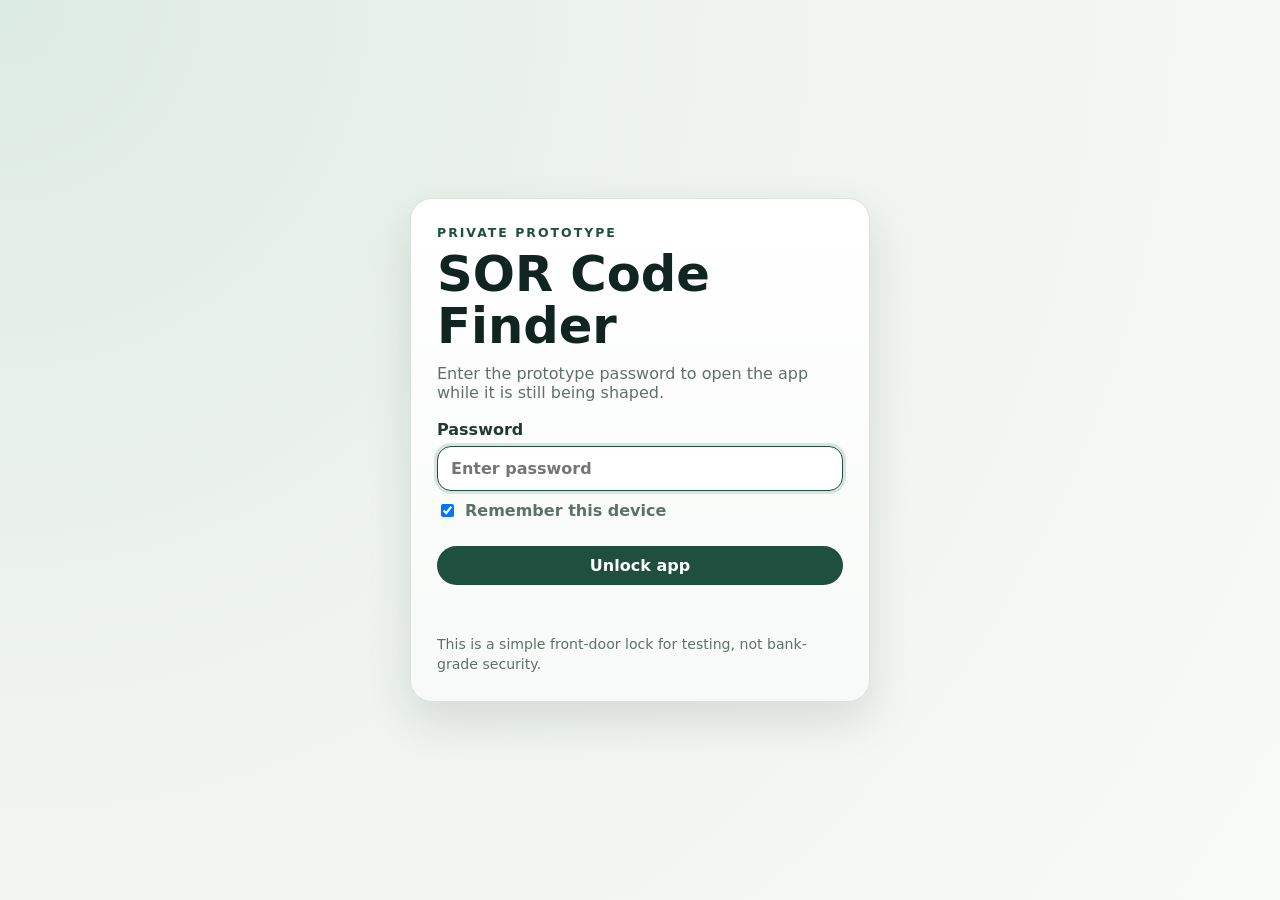
<file: index.html>
<!doctype html>
<html lang="en">
<head>
  <meta charset="utf-8" />
  <meta name="viewport" content="width=device-width, initial-scale=1" />
  <meta name="theme-color" content="#10251f" />
  <title>SOR Code Finder & Tenant Report Builder</title>
  <link rel="stylesheet" href="style.css" />
  <link rel="manifest" href="manifest.webmanifest" />
</head>
<body>
  <section id="authGate" class="auth-gate" aria-label="App access">
    <div class="auth-card">
      <p class="eyebrow">Private prototype</p>
      <h1>SOR Code Finder</h1>
      <p class="subtitle">Enter the prototype password to open the app while it is still being shaped.</p>
      <label class="password-label">Password
        <input id="appPassword" type="password" autocomplete="current-password" placeholder="Enter password" />
      </label>
      <label class="remember-row"><input id="rememberUnlock" type="checkbox" checked /> Remember this device</label>
      <button id="unlockApp" class="btn primary full">Unlock app</button>
      <p id="authMessage" class="auth-message" role="status"></p>
      <p class="auth-note">This is a simple front-door lock for testing, not bank-grade security.</p>
    </div>
  </section>

  <div id="appShell" class="app-shell" hidden>
  <header class="hero">
    <div>
      <p class="eyebrow">Healthy Homes</p>
      <h1>SOR Code Finder & Tenant Report Builder</h1>
      <p class="subtitle">Find codes, click survey findings, and produce a tenant-friendly damp and mould report.</p>
    </div>
    <div class="hero-actions">
      <button id="saveDraft" class="btn secondary">Save draft</button>
      <button id="clearDraft" class="btn ghost">Clear</button>
    </div>
  </header>

  <nav class="tabs" aria-label="App sections">
    <button class="tab active" data-view="visual">Visual Builder</button>
    <button class="tab" data-view="builder">Report Builder</button>
    <button class="tab" data-view="codes">SOR Finder</button>
    <button class="tab" data-view="bank">Wording Bank</button>
  </nav>

  <main>
    <section id="visual" class="view active">
      <div class="grid visual-grid">
        <section class="card visual-control-card">
          <div class="card-head">
            <div>
              <h2>Visual Survey Builder</h2>
              <p class="hint">Choose the damp and mould route, pick a room, then tap what you can see.</p>
            </div>
            <span class="pill">Prototype</span>
          </div>
          <div class="visual-step">
            <h3>1. Choose section</h3>
            <div id="visualCategoryList" class="visual-pick-list"></div>
          </div>
          <div class="visual-step">
            <h3>2. Choose room / area</h3>
            <div id="visualRoomList" class="visual-pick-list"></div>
          </div>
          <div class="visual-step">
            <h3>3. Tap the problem</h3>
            <p class="hint">Tap a mould patch, vent, damp stained wall, window reveal, lower wall or external defect.</p>
          </div>
        </section>
        <section class="card visual-stage-card">
          <div class="card-head">
            <div>
              <h2 id="visualRoomTitle">Room visual</h2>
              <p id="visualRoomHint" class="hint"></p>
            </div>
            <button id="resetVisualSelection" class="btn ghost">Reset visual</button>
          </div>
          <div id="visualDiagram" class="visual-stage"></div>
        </section>
      </div>
      <div class="grid two visual-output-grid">
        <section class="card">
          <div class="card-head"><div><h2>Issue details</h2><p class="hint">Choose the visible symptom.</p></div></div>
          <div id="visualIssuePanel" class="visual-panel empty-panel">Tap a hotspot on the room visual to start.</div>
        </section>
        <section class="card">
          <div class="card-head"><div><h2>Suggested bundle</h2><p class="hint">Add suggested findings to the report.</p></div></div>
          <div id="visualBundlePanel" class="visual-panel empty-panel">No bundle selected yet.</div>
        </section>
      </div>
    </section>

    <section id="builder" class="view">
      <div class="grid two">
        <section class="card">
          <div class="card-head">
            <h2>Survey details</h2>
            <span id="saveStatus" class="pill muted-pill">Not saved</span>
          </div>
          <div class="form-grid">
            <label>Address<input id="propertyAddress" placeholder="e.g. 12 Sample Road, N11" /></label>
            <label>Tenant name<input id="tenantName" placeholder="Optional" /></label>
            <label>Survey date<input id="surveyDate" type="date" /></label>
            <label>Surveyor<input id="surveyor" placeholder="Aaron Gardner" /></label>
            <label>Rooms inspected<input id="roomsInspected" placeholder="Bedroom, bathroom, kitchen..." /></label>
            <label>Urgency<select id="urgency"><option>Routine</option><option>Urgent</option><option>Emergency</option></select></label>
            <label>Awaab / HH category<select id="hhCategory"><option>Not assigned</option><option>HH2 - Urgent</option><option>HH3 - Emergency</option><option>HH4 - Routine</option></select></label>
            <label>Photos taken<select id="photosTaken"><option>Yes</option><option>No</option><option>Partial</option></select></label>
          </div>
          <label>Important notes<textarea id="surveyNotes" rows="4" placeholder="Notes..."></textarea></label>
          <div class="switches">
            <label><input id="includeTenantAdvice" type="checkbox" checked /> Include helpful tenant notes</label>
            <label><input id="includeNextSteps" type="checkbox" checked /> Include next steps</label>
            <label><input id="includeInternalCodes" type="checkbox" checked /> Include SOR codes in action list</label>
          </div>
        </section>
        <section class="card">
          <div class="card-head">
            <div><h2>Click findings and works</h2><p class="hint">Search, filter, then tick what applies.</p></div>
            <span id="selectedCount" class="pill">0 selected</span>
          </div>
          <div class="toolbar">
            <input id="optionSearch" type="search" placeholder="Search thermal, WC, concrete, mould, fan..." />
            <select id="categoryFilter"></select>
          </div>
          <div id="categoryChips" class="chips"></div>
          <div id="optionList" class="option-list"></div>
        </section>
      </div>
      <div class="grid two output-grid">
        <section class="card">
          <div class="card-head">
            <h2>Generated tenant report</h2>
            <div class="actions">
              <button id="copyReport" class="btn primary">Copy</button>
              <button id="downloadReport" class="btn secondary">Download .txt</button>
              <button id="printReport" class="btn secondary">Print / PDF</button>
            </div>
          </div>
          <article id="reportPreview" class="report"></article>
        </section>
        <section class="card">
          <div class="card-head">
            <h2>Internal SOR / action list</h2>
            <div class="actions">
              <button id="copyActions" class="btn secondary">Copy</button>
              <button id="downloadCsv" class="btn secondary">CSV</button>
            </div>
          </div>
          <div class="table-wrap">
            <table id="actionsTable">
              <thead><tr><th>Code</th><th>Description</th><th>UOM</th><th>Rate</th><th>Internal wording</th></tr></thead>
              <tbody></tbody>
            </table>
          </div>
        </section>
      </div>
    </section>

    <section id="codes" class="view">
      <section class="card">
        <div class="card-head">
          <div><h2>SOR Code Finder</h2><p class="hint">Search the full SOR code book.</p></div>
          <span id="codeCount" class="pill"></span>
        </div>
        <div class="toolbar">
          <input id="codeSearch" type="search" placeholder="Try brick seal, door cill, remove WC..." />
          <select id="codeCategoryFilter"></select>
        </div>
        <div id="codeResults" class="code-results"></div>
      </section>
    </section>

    <section id="bank" class="view">
      <div class="grid two">
        <section class="card">
          <div class="card-head">
            <h2>Add custom wording / code</h2>
            <button id="resetCustomBank" class="btn ghost">Reset custom</button>
          </div>
          <div class="form-grid">
            <label>Title<input id="customTitle" placeholder="e.g. Renew bathroom fan" /></label>
            <label>Category<input id="customCategory" placeholder="Recommended works" /></label>
            <label>Code<input id="customCode" placeholder="Optional" /></label>
            <label>UOM<input id="customUom" placeholder="NO, SM, LM..." /></label>
            <label>Rate<input id="customRate" placeholder="Optional" /></label>
            <label>Description<input id="customDescription" placeholder="Internal SOR description" /></label>
          </div>
          <label>Tenant wording<textarea id="customTenant" rows="4"></textarea></label>
          <label>Internal wording<textarea id="customInternal" rows="3"></textarea></label>
          <button id="addCustomItem" class="btn primary full">Add to bank</button>
        </section>
        <section class="card">
          <div class="card-head">
            <h2>Loaded wording bank</h2>
            <span id="bankCount" class="pill"></span>
          </div>
          <div id="bankList" class="bank-list"></div>
        </section>
      </div>
    </section>
  </main>
  </div>

  <!-- scripts: full app -->
  <script src="data.js"></script>
  <script src="app.js"></script>
</body>
</html>
</file>
<file: style.css>
:root {
  --bg: #eef3ef;
  --panel: #ffffff;
  --panel-2: #f7faf8;
  --text: #15251f;
  --muted: #607069;
  --brand: #10251f;
  --brand-2: #1f4f3e;
  --accent: #e0b36a;
  --danger: #9e3b32;
  --border: #d9e2dc;
  --shadow: 0 18px 45px rgba(15, 35, 28, 0.12);
  --radius: 22px;
}

* { box-sizing: border-box; }
body {
  margin: 0;
  font-family: Inter, ui-sans-serif, system-ui, -apple-system, BlinkMacSystemFont, "Segoe UI", sans-serif;
  background: radial-gradient(circle at top left, #dcebe2, var(--bg) 40%, #f8faf7 100%);
  color: var(--text);
}
button, input, select, textarea { font: inherit; }

.hero {
  background: linear-gradient(135deg, var(--brand), #1d3b32);
  color: white;
  padding: 28px clamp(16px, 4vw, 48px);
  display: flex;
  align-items: center;
  justify-content: space-between;
  gap: 20px;
  border-bottom: 4px solid var(--accent);
}
.eyebrow { margin: 0 0 8px; letter-spacing: .16em; text-transform: uppercase; color: #bad4c8; font-size: .78rem; font-weight: 700; }
h1 { margin: 0; font-size: clamp(1.7rem, 4vw, 3.1rem); line-height: 1.05; }
.subtitle { margin: 12px 0 0; max-width: 860px; color: #e4eee8; }
.hero-actions, .actions { display: flex; gap: 10px; flex-wrap: wrap; }

.tabs { display: flex; gap: 10px; padding: 16px clamp(16px, 4vw, 48px) 0; }
.tab {
  border: 1px solid var(--border);
  background: rgba(255,255,255,.72);
  border-radius: 999px;
  padding: 10px 16px;
  cursor: pointer;
  color: var(--muted);
  font-weight: 700;
}
.tab.active { background: var(--brand); color: white; border-color: var(--brand); }

main { padding: 16px clamp(16px, 4vw, 48px) 42px; }
.view { display: none; }
.view.active { display: block; }
.grid { display: grid; gap: 18px; }
.grid.two { grid-template-columns: minmax(0, 1fr) minmax(0, 1fr); }
.output-grid { margin-top: 18px; }

.card {
  background: rgba(255,255,255,.9);
  border: 1px solid var(--border);
  border-radius: var(--radius);
  box-shadow: var(--shadow);
  padding: 20px;
  backdrop-filter: blur(8px);
}
.card-head {
  display: flex;
  align-items: flex-start;
  justify-content: space-between;
  gap: 14px;
  margin-bottom: 16px;
}
h2 { margin: 0; font-size: 1.25rem; }
.hint { color: var(--muted); margin: 6px 0 0; }

.form-grid { display: grid; grid-template-columns: repeat(2, minmax(0,1fr)); gap: 12px; }
label { display: grid; gap: 7px; font-weight: 700; color: #243a31; }
input, select, textarea {
  width: 100%;
  border: 1px solid var(--border);
  border-radius: 14px;
  padding: 12px 13px;
  background: #fff;
  color: var(--text);
  outline: none;
}
textarea { resize: vertical; }
input:focus, select:focus, textarea:focus { border-color: var(--brand-2); box-shadow: 0 0 0 3px rgba(31,79,62,.15); }
.card > label { margin-top: 12px; }
.switches { display: grid; gap: 8px; margin-top: 14px; color: var(--muted); }
.switches label { display: flex; align-items: center; gap: 8px; font-weight: 600; }
.switches input, .option-card input { width: auto; }

.btn {
  border: 0;
  border-radius: 999px;
  padding: 10px 15px;
  cursor: pointer;
  font-weight: 800;
  white-space: nowrap;
}
.btn.primary { background: var(--brand-2); color: white; }
.btn.secondary { background: #e8f0eb; color: var(--brand); }
.btn.ghost { background: rgba(255,255,255,.15); color: inherit; border: 1px solid rgba(255,255,255,.25); }
.btn.full { width: 100%; margin-top: 12px; }

.pill {
  display: inline-flex;
  align-items: center;
  border-radius: 999px;
  padding: 7px 10px;
  background: #e5f2eb;
  color: var(--brand-2);
  font-weight: 800;
  font-size: .84rem;
  white-space: nowrap;
}
.muted-pill { background: #edf1ee; color: var(--muted); }

.toolbar { display: grid; grid-template-columns: 1fr auto; gap: 10px; margin-bottom: 12px; }
.chips { display: flex; flex-wrap: wrap; gap: 8px; margin: 0 0 12px; }
.chip {
  border: 1px solid var(--border);
  background: var(--panel-2);
  color: var(--muted);
  border-radius: 999px;
  padding: 8px 10px;
  cursor: pointer;
  font-weight: 700;
  font-size: .85rem;
}
.chip.active { background: var(--brand-2); color: white; border-color: var(--brand-2); }

.option-list { display: grid; gap: 10px; max-height: 550px; overflow: auto; padding-right: 4px; }
.option-card {
  display: grid;
  grid-template-columns: auto 1fr;
  align-items: start;
  gap: 12px;
  padding: 13px;
  border: 1px solid var(--border);
  border-radius: 16px;
  background: #fff;
  cursor: pointer;
}
.option-card:hover { border-color: var(--brand-2); }
.option-card.checked { background: #eef7f1; border-color: #8bbba0; }
.option-card strong { display: block; margin-bottom: 3px; }
.option-card small { color: var(--muted); line-height: 1.35; }

.report {
  min-height: 420px;
  background: #fff;
  border: 1px solid var(--border);
  border-radius: 18px;
  padding: 22px;
  line-height: 1.58;
}
.report h3 { margin: 18px 0 8px; font-size: 1.05rem; }
.report p { margin: 0 0 10px; }
.report ul { margin-top: 6px; padding-left: 20px; }
.report .blank { color: var(--muted); font-style: italic; }

.table-wrap { overflow: auto; border: 1px solid var(--border); border-radius: 18px; }
table { width: 100%; border-collapse: collapse; background: #fff; min-width: 760px; }
th, td { text-align: left; padding: 11px 12px; border-bottom: 1px solid var(--border); vertical-align: top; }
th { background: #f1f6f3; font-size: .84rem; color: var(--muted); }
td:first-child { font-weight: 900; color: var(--brand-2); }

.code-results, .bank-list { display: grid; gap: 12px; }
.code-card, .bank-card {
  border: 1px solid var(--border);
  border-radius: 18px;
  background: #fff;
  padding: 15px;
}
.code-card header, .bank-card header { display:flex; justify-content:space-between; gap:12px; align-items:flex-start; }
.code-card h3, .bank-card h3 { margin:0; font-size:1rem; }
.code-card p, .bank-card p { color: var(--muted); margin: 8px 0 0; }
.code-meta { display: flex; gap: 8px; flex-wrap: wrap; margin-top: 10px; }
.meta { background: #f1f6f3; color: #315044; border-radius: 999px; padding: 5px 8px; font-size: .8rem; font-weight: 800; }
.empty { color: var(--muted); padding: 20px; text-align: center; border: 1px dashed var(--border); border-radius: 16px; }

@media (max-width: 980px) {
  .hero { align-items: flex-start; flex-direction: column; }
  .grid.two { grid-template-columns: 1fr; }
  .toolbar { grid-template-columns: 1fr; }
}
@media (max-width: 640px) {
  .form-grid { grid-template-columns: 1fr; }
  .tabs { overflow-x: auto; padding-bottom: 4px; }
  .card-head { flex-direction: column; }
  .hero-actions, .actions { width: 100%; }
  .btn { flex: 1; }
}

@media print {
  body { background: #fff; }
  .hero, .tabs, .selector-panel, .actions, .btn, #optionList, .toolbar, .chips, .switches { display: none !important; }
  main { padding: 0; }
  .grid.two { display:block; }
  .card { box-shadow:none; border:0; padding:0; }
  .report { border:0; padding:0; }
}

/* Prototype password gate */
.auth-gate {
  min-height: 100vh;
  display: grid;
  place-items: center;
  padding: 24px;
  background: radial-gradient(circle at top left, #dcebe2, var(--bg) 42%, #f8faf7 100%);
}
.auth-card {
  width: min(100%, 460px);
  background: linear-gradient(180deg, #ffffff, #f7faf8);
  border: 1px solid var(--border);
  border-radius: var(--radius);
  box-shadow: var(--shadow);
  padding: 26px;
}
.auth-card .eyebrow { color: var(--brand-2); }
.auth-card h1 { color: var(--brand); }
.auth-card .subtitle { color: var(--muted); margin-bottom: 18px; }
.password-label { margin: 14px 0 10px; }
.remember-row {
  display: flex;
  align-items: center;
  gap: 8px;
  color: var(--muted);
  font-weight: 650;
  margin: 10px 0 14px;
}
.remember-row input { width: auto; }
.auth-message {
  min-height: 1.4em;
  color: var(--danger);
  font-weight: 800;
  margin: 12px 0 0;
}
.auth-note {
  margin: 14px 0 0;
  color: var(--muted);
  font-size: .88rem;
  line-height: 1.45;
}

/* Click-to-copy controls */
.card-copy-actions {
  display: flex;
  flex-wrap: wrap;
  gap: 8px;
  justify-content: flex-end;
}
.mini-btn,
.code-pill {
  border: 1px solid var(--border);
  border-radius: 999px;
  background: #f1f6f3;
  color: var(--brand);
  cursor: pointer;
  font-weight: 850;
  padding: 7px 10px;
}
.mini-btn:hover,
.code-pill:hover {
  border-color: var(--brand-2);
  background: #e5f2eb;
}
.code-pill {
  display: inline-flex;
  margin-top: 8px;
  color: var(--brand-2);
}

@media (max-width: 640px) {
  .card-copy-actions { justify-content: flex-start; }
  .mini-btn { flex: 1 1 auto; }
}

[hidden] { display: none !important; }


/* Visual Damp & Mould Builder */
.visual-grid { grid-template-columns: minmax(280px, .9fr) minmax(320px, 1.4fr); }
.visual-step { margin-top: 1rem; }
.visual-step h3 { margin: 0 0 .55rem; font-size: .95rem; }
.visual-pick-list { display: grid; gap: .65rem; }
.visual-choice { width: 100%; border: 1px solid var(--border); border-radius: 16px; padding: .8rem .9rem; text-align: left; background: var(--surface-soft); color: var(--text); cursor: pointer; display: grid; gap: .25rem; }
.visual-choice.compact { padding: .7rem .8rem; }
.visual-choice:hover { border-color: var(--accent); transform: translateY(-1px); }
.visual-choice.active { border-color: var(--accent); background: color-mix(in srgb, var(--accent) 15%, var(--surface)); box-shadow: 0 0 0 3px color-mix(in srgb, var(--accent) 15%, transparent); }
.visual-choice:disabled { opacity: .52; cursor: not-allowed; transform: none; }
.visual-choice small { color: var(--muted); line-height: 1.35; }
.visual-stage-card { min-height: 500px; }
.visual-stage { position: relative; min-height: 430px; border: 1px solid var(--border); border-radius: 22px; overflow: hidden; background: linear-gradient(180deg, #f7f4ec, #ded6c8); }
.room-svg { width: 100%; height: 430px; display: block; }
.svg-wall { fill: #ede7dc; stroke: #6b6257; stroke-width: .75; }
.svg-floor { fill: #cbbca8; }
.svg-ground { fill: #8b806e; }
.svg-path { fill: #b9b3a5; stroke: #5f5a52; stroke-width: .6; }
.svg-plinth { fill: #d5cbbc; stroke: #6b6257; stroke-width: .5; }
.svg-window { fill: #bcd7e5; stroke: #486371; stroke-width: .75; }
.svg-door { fill: #8a6a4d; stroke: #5c4632; stroke-width: .7; }
.svg-fixture, .svg-furniture { fill: #d9d0c3; stroke: #6b6257; stroke-width: .65; }
.svg-sink { fill: #dfe6e8; stroke: #5b6a70; stroke-width: .6; }
.svg-vent { fill: #344b43; stroke: #10251f; stroke-width: .6; }
.svg-pipe { stroke: #35453f; stroke-width: 1.6; fill: none; }
.svg-crack { stroke: #4b3430; stroke-width: 1.1; fill: none; stroke-linecap: round; }
.svg-ceiling-line, .svg-skirting { stroke: #857869; stroke-width: .65; fill: none; }
.visual-hotspot { position: absolute; transform: translate(-50%, -50%); border: 0; background: transparent; cursor: pointer; display: grid; justify-items: center; gap: .2rem; min-width: 86px; }
.hotspot-dot { width: 22px; height: 22px; border-radius: 999px; background: #10251f; border: 3px solid #fff; box-shadow: 0 6px 18px rgba(0,0,0,.28); }
.hotspot-label { font-size: .76rem; font-weight: 800; color: #10251f; background: rgba(255,255,255,.9); border: 1px solid rgba(16,37,31,.15); border-radius: 999px; padding: .25rem .5rem; box-shadow: 0 5px 15px rgba(0,0,0,.12); white-space: nowrap; }
.visual-hotspot:hover .hotspot-dot, .visual-hotspot.active .hotspot-dot { background: var(--accent); transform: scale(1.12); }
.kind-mould .hotspot-dot { background: #2e574a; }
.kind-damp .hotspot-dot { background: #72543d; }
.kind-vent .hotspot-dot { background: #286078; }
.kind-leak .hotspot-dot { background: #3c6a8c; }
.kind-ground .hotspot-dot, .kind-render .hotspot-dot { background: #6a5947; }
.visual-panel.empty-panel { color: var(--muted); border: 1px dashed var(--border); padding: 1rem; border-radius: 18px; background: var(--surface-soft); }
.visual-context { margin-top: 0; color: var(--muted); }
.symptom-list { display: grid; gap: .7rem; }
.symptom-choice { border: 1px solid var(--border); border-radius: 16px; background: var(--surface-soft); padding: .85rem; text-align: left; color: var(--text); cursor: pointer; display: grid; gap: .25rem; }
.symptom-choice:hover, .symptom-choice.active { border-color: var(--accent); background: color-mix(in srgb, var(--accent) 12%, var(--surface)); }
.symptom-choice small { color: var(--muted); line-height: 1.35; }
.bundle-actions { display: flex; flex-wrap: wrap; gap: .65rem; margin: .85rem 0 1rem; }
.bundle-list { display: grid; gap: .75rem; }
.bundle-item { border: 1px solid var(--border); border-radius: 18px; padding: .9rem; background: var(--surface-soft); display: grid; gap: .75rem; }
.bundle-item.selected { border-color: var(--accent); background: color-mix(in srgb, var(--accent) 10%, var(--surface)); }
.bundle-item h3 { margin: 0 0 .25rem; font-size: 1rem; }
.bundle-item p { margin: 0 0 .5rem; color: var(--muted); }
@media (max-width: 900px) {
  .visual-grid { grid-template-columns: 1fr; }
  .visual-stage { min-height: 360px; }
  .room-svg { height: 360px; }
  .hotspot-label { font-size: .68rem; }
  .visual-hotspot { min-width: 70px; }
}

/* v2.5 selected defect overlays */
.defect-layer {
  position: absolute;
  inset: 0;
  pointer-events: none;
  z-index: 2;
}
.defect-mark {
  position: absolute;
  transform: translate(-50%, -50%);
  box-sizing: border-box;
}
.defect-mould {
  border-radius: 40% 60% 55% 45% / 45% 40% 60% 55%;
  background:
    radial-gradient(circle at 30% 35%, rgba(38, 68, 54, .95) 0 18%, transparent 42%),
    radial-gradient(circle at 70% 40%, rgba(52, 84, 68, .88) 0 16%, transparent 40%),
    radial-gradient(circle at 48% 70%, rgba(33, 55, 45, .9) 0 20%, transparent 45%),
    radial-gradient(circle at 55% 25%, rgba(74, 102, 84, .55) 0 12%, transparent 30%);
  box-shadow: 0 0 0 8px rgba(46, 87, 74, .12);
  filter: blur(.2px);
}
.defect-damp {
  border-radius: 28% 72% 40% 60% / 55% 35% 65% 45%;
  background:
    radial-gradient(circle at 40% 30%, rgba(120, 94, 66, .55) 0 20%, transparent 48%),
    linear-gradient(180deg, rgba(138, 112, 84, .25), rgba(96, 74, 52, .55));
  box-shadow: inset 0 -10px 18px rgba(86, 64, 42, .25);
}
.defect-window {
  border-radius: 8px;
  background:
    linear-gradient(90deg, rgba(46, 87, 74, .72) 0 12%, transparent 18% 82%, rgba(46, 87, 74, .72) 88%),
    linear-gradient(180deg, rgba(46, 87, 74, .55) 0 10%, transparent 16% 84%, rgba(46, 87, 74, .5) 90%);
  box-shadow: inset 0 0 0 2px rgba(255,255,255,.35);
}
.defect-airflow {
  width: 78px;
  height: 78px;
  border-radius: 999px;
  background:
    radial-gradient(circle, transparent 28%, rgba(40,96,120,.18) 29% 40%, transparent 41%),
    radial-gradient(circle, transparent 48%, rgba(40,96,120,.14) 49% 58%, transparent 59%);
  border: 2px dashed rgba(40,96,120,.45);
}
.defect-airflow::after {
  content: "Airflow weak";
  position: absolute;
  left: 50%;
  top: 50%;
  transform: translate(-50%, -50%);
  font-size: .7rem;
  font-weight: 900;
  color: #174555;
  background: rgba(255,255,255,.88);
  padding: .2rem .35rem;
  border-radius: 999px;
}
.defect-sealant {
  border-radius: 999px;
  background: linear-gradient(90deg, rgba(30,60,54,.75), rgba(30,60,54,.22), rgba(30,60,54,.75));
  box-shadow: 0 0 0 3px rgba(255,255,255,.45);
}
.defect-boxing {
  border-radius: 14px;
  background: linear-gradient(180deg, rgba(117,89,61,.36), rgba(77,57,40,.55));
  border: 2px dashed rgba(82,58,37,.65);
}
.defect-ground {
  border-radius: 20px 20px 8px 8px;
  background: linear-gradient(180deg, rgba(92,87,78,.85), rgba(62,59,52,.72));
  color: #fff;
  display: grid;
  place-items: center;
  font-size: .72rem;
  font-weight: 900;
  letter-spacing: .02em;
  text-shadow: 0 1px 2px rgba(0,0,0,.45);
}
.defect-render {
  border-radius: 10px;
  background:
    radial-gradient(circle at 20% 45%, rgba(95,71,50,.76) 0 8%, transparent 10%),
    radial-gradient(circle at 68% 35%, rgba(89,65,46,.70) 0 7%, transparent 9%),
    linear-gradient(180deg, rgba(194,180,159,.82), rgba(121,99,73,.55));
  border: 2px dashed rgba(101,76,51,.55);
}
.defect-crack {
  border-radius: 0;
  background: transparent;
}
.defect-crack::before {
  content: "";
  position: absolute;
  left: 50%;
  top: 0;
  width: 7px;
  height: 100%;
  background: linear-gradient(180deg, transparent, #5b362f 10% 90%, transparent);
  clip-path: polygon(46% 0, 58% 16%, 42% 34%, 60% 53%, 45% 71%, 55% 100%, 36% 76%, 50% 55%, 35% 36%, 50% 16%);
  box-shadow: 0 0 0 2px rgba(255,255,255,.18);
}
.defect-rainwater {
  width: 26px;
  border-radius: 999px;
  background: linear-gradient(180deg, rgba(58,78,73,.82), rgba(58,78,73,.5));
  box-shadow: 0 0 0 5px rgba(75,105,98,.18);
}
.defect-focus {
  width: 96px;
  height: 96px;
  background: radial-gradient(circle, rgba(20,37,31,.18), transparent 65%);
  border: 3px solid rgba(20,37,31,.22);
}
.defect-caption {
  position: absolute;
  left: 18px;
  bottom: 16px;
  max-width: calc(100% - 36px);
  background: rgba(16,37,31,.88);
  color: #fff;
  border-radius: 999px;
  padding: .45rem .75rem;
  font-size: .76rem;
  font-weight: 850;
  box-shadow: 0 10px 24px rgba(0,0,0,.22);
}
.visual-hotspot { z-index: 3; }
@media (max-width: 900px) {
  .defect-caption { font-size: .68rem; bottom: 12px; left: 12px; }
  .defect-airflow { width: 64px; height: 64px; }
  .defect-airflow::after { font-size: .62rem; }
}
</file>
